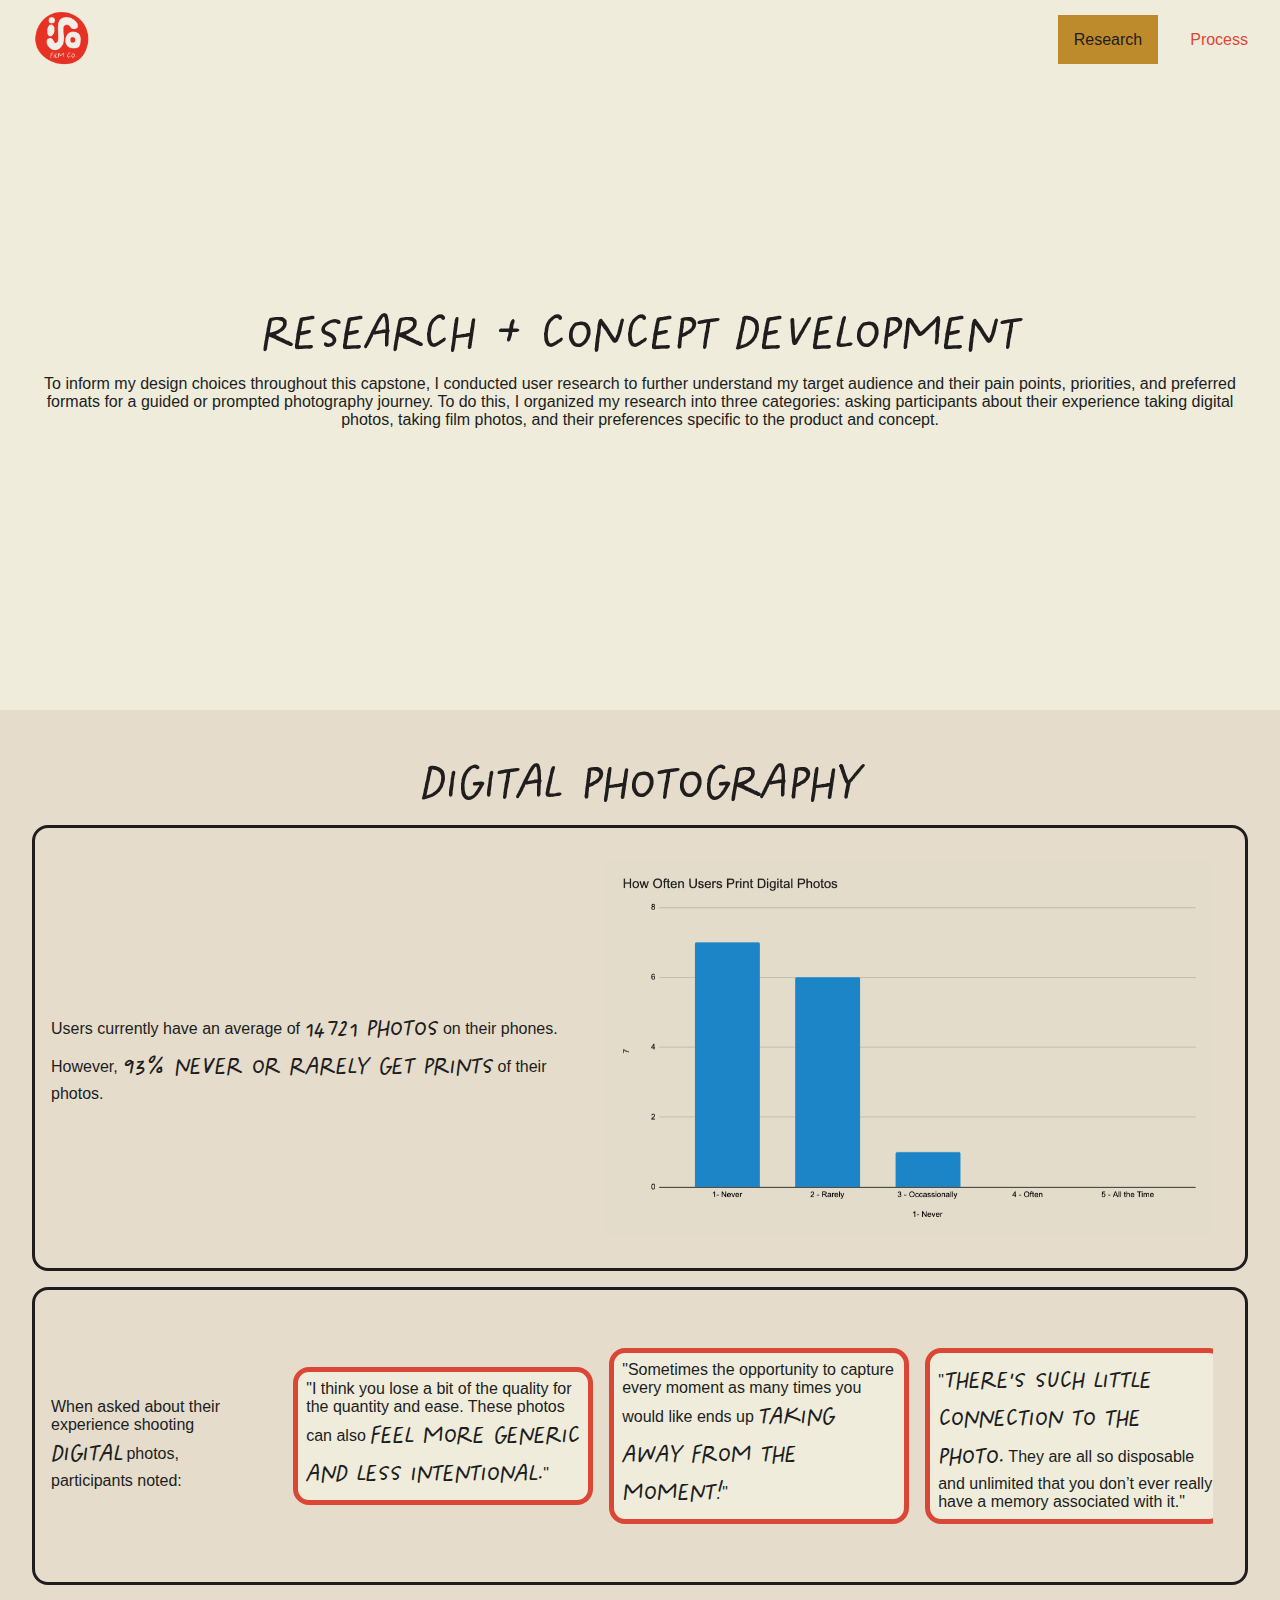
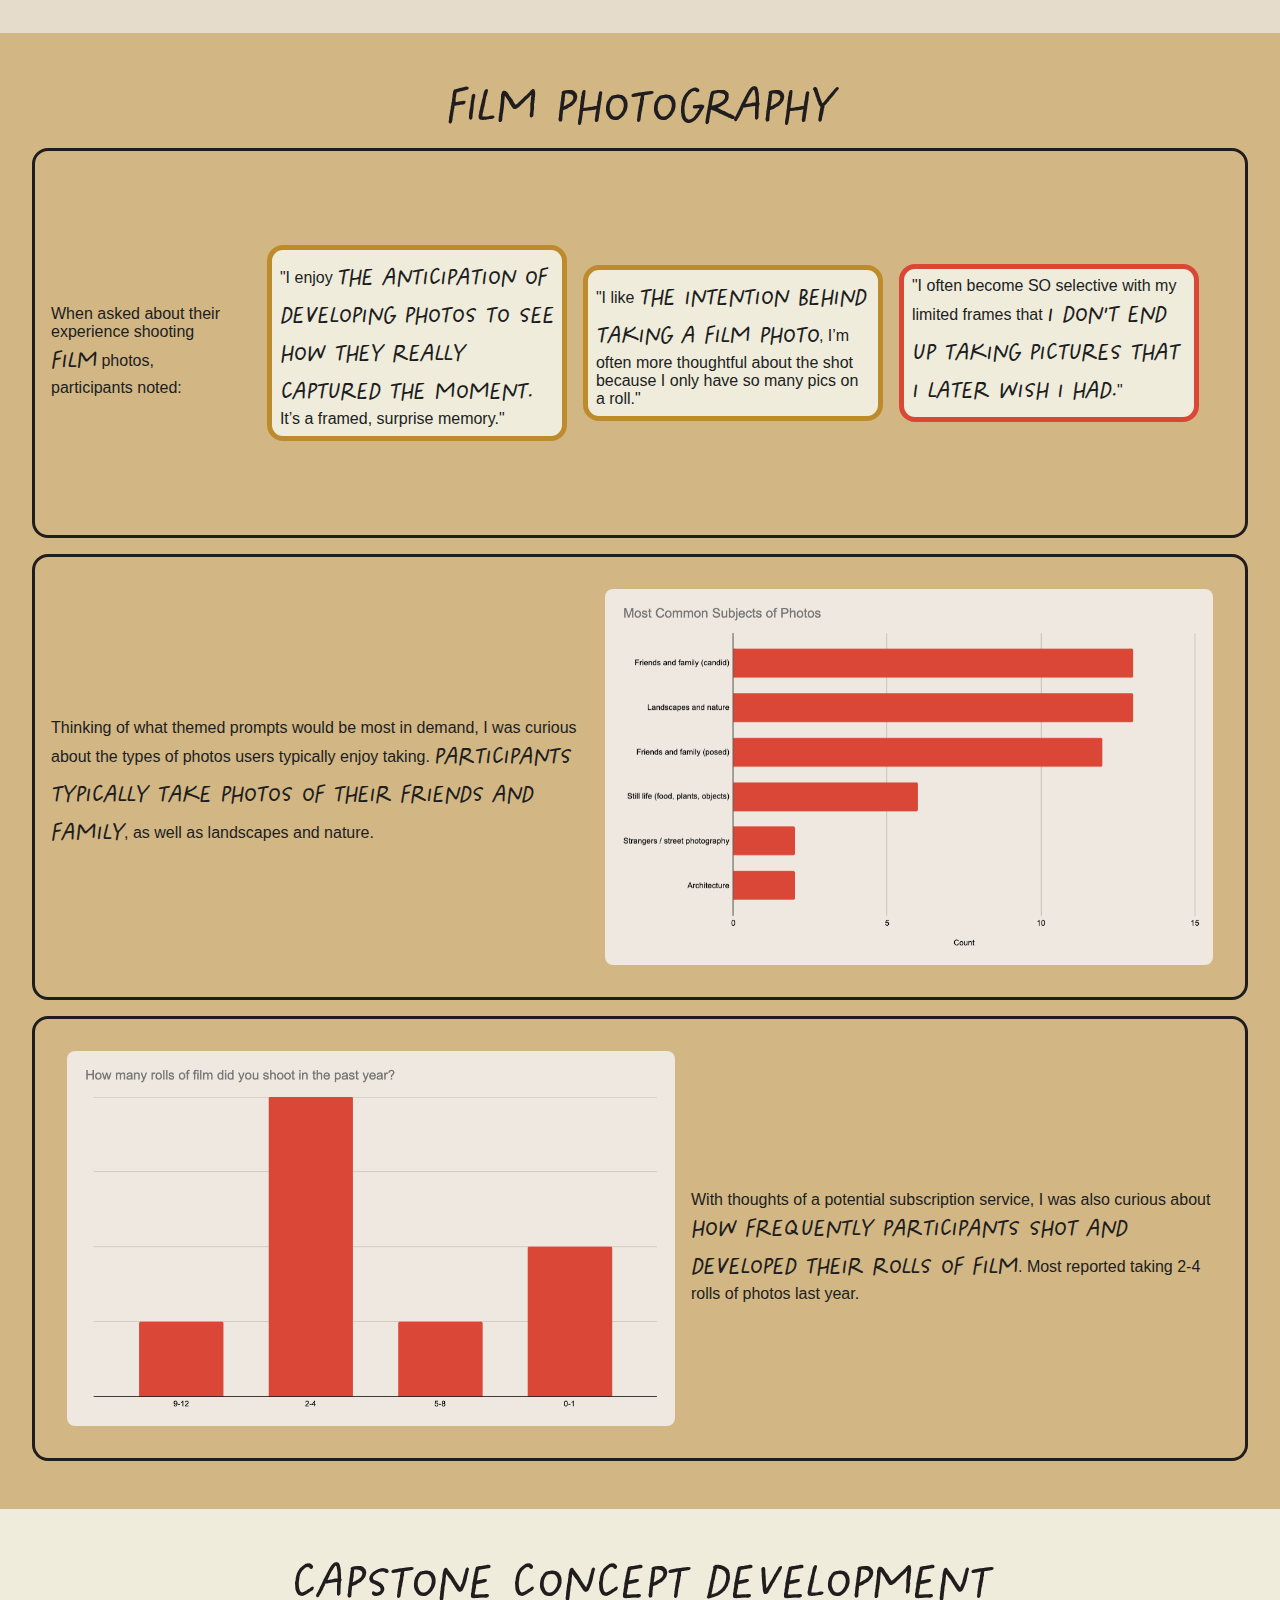
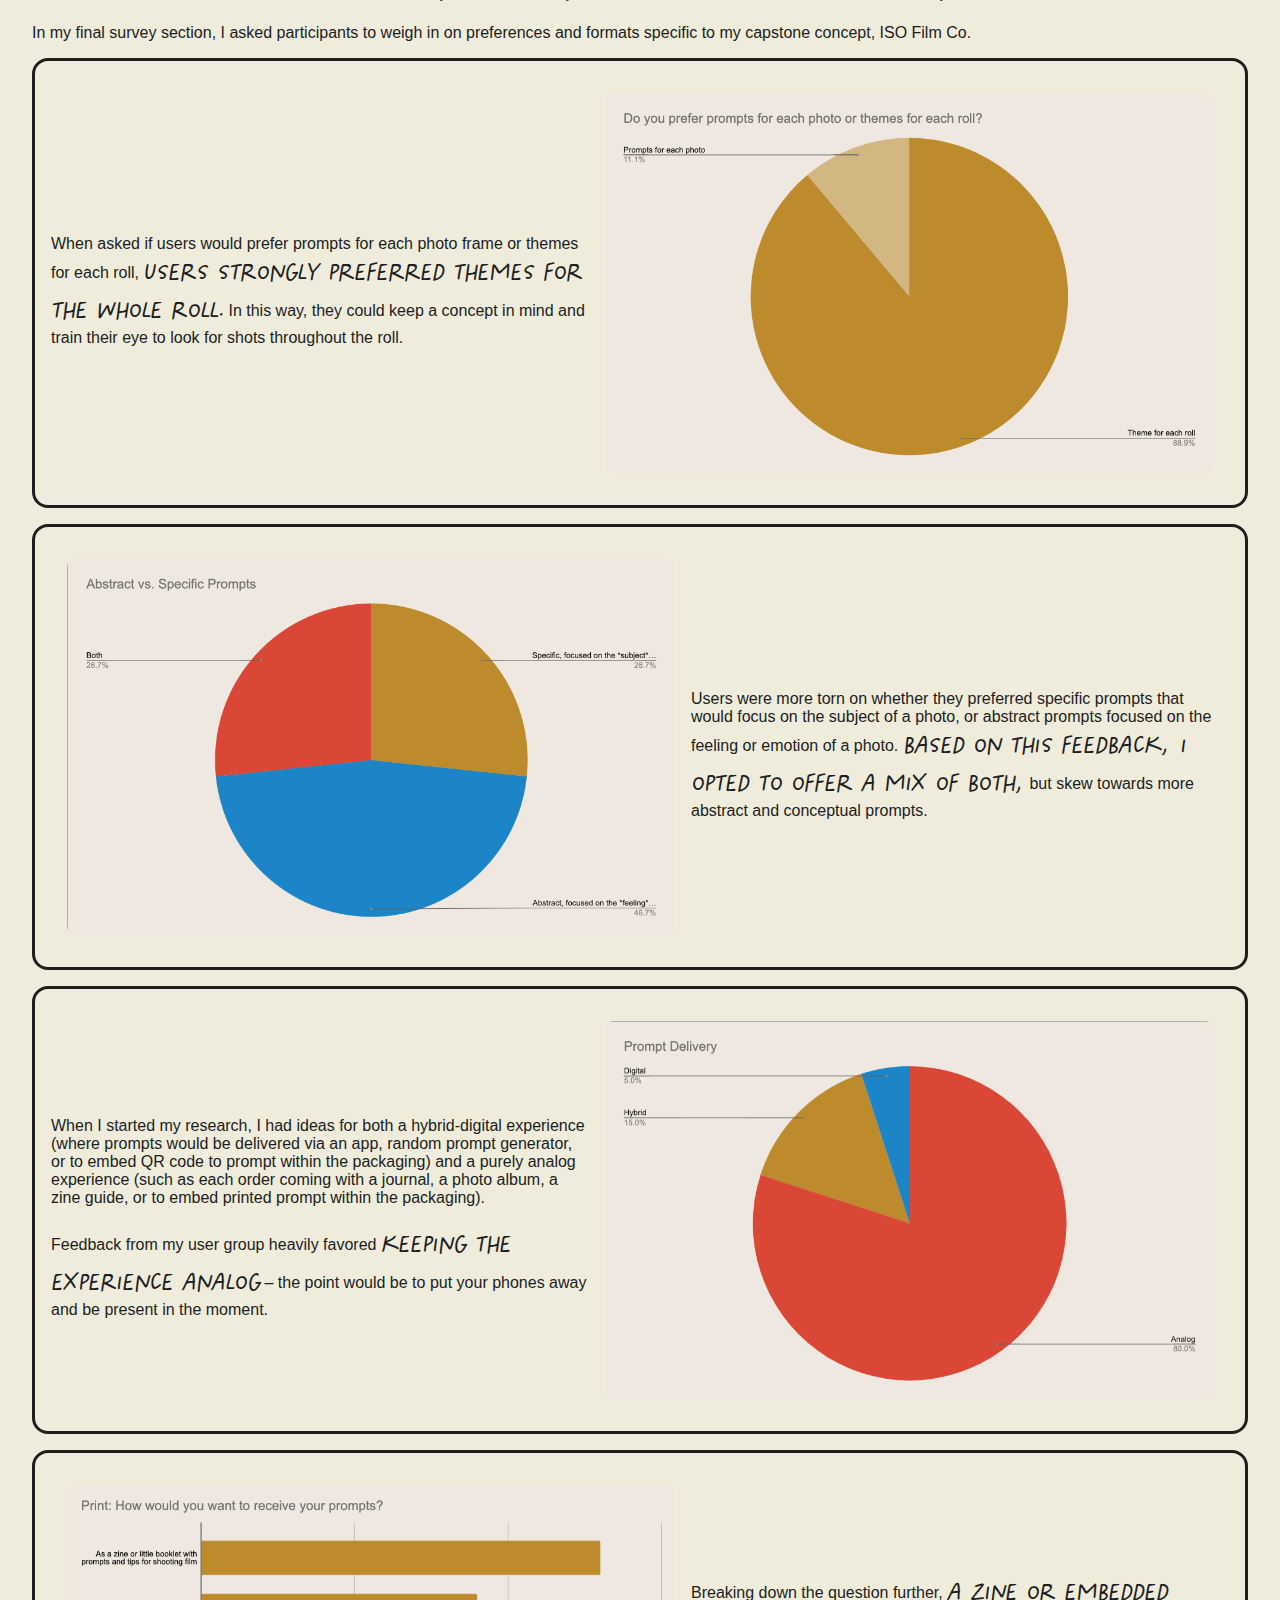
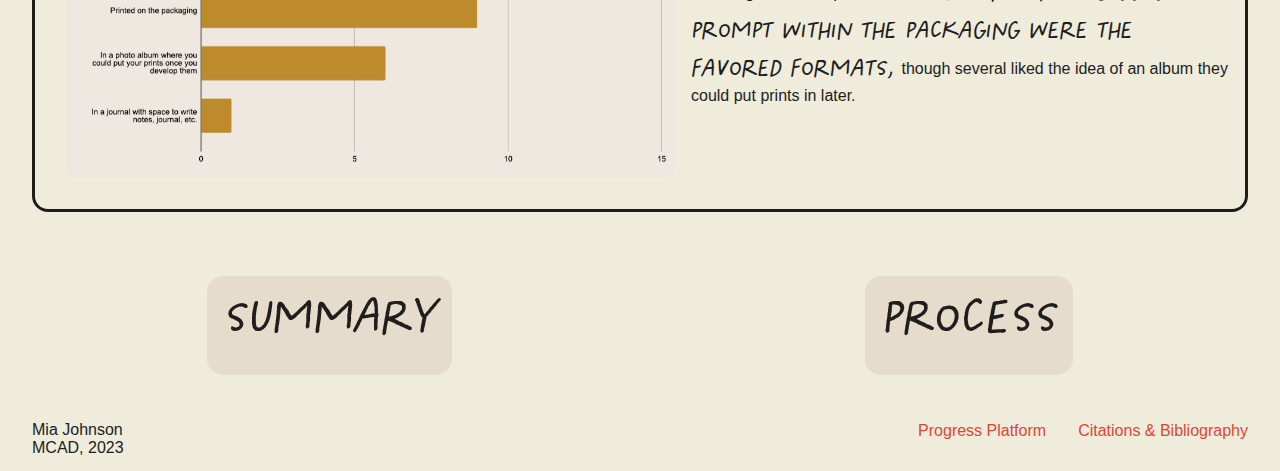
<file: research.html>
<!DOCTYPE html>
<html lang="en">
<head>
    <meta charset="UTF-8">
    <meta name="viewport" content="width=device-width, initial-scale=1.0">
    <link rel="stylesheet" href="main.css">
    <title>ISO Film Co. - Research </title>
</head>

<body>
<!--Nav & Header-->
    <div class="navbar">
        <div class="logo">
            <a href="index.html"><img src="img/logo.png" alt="logo" id="navlogo"></a>
        </div>
        <ul class="links">
            <li><a href="research.html" class="active">Research</a></li>
            <li><a href="process.html">Process</a></li>
        </ul>
    </div>

<div class="title">
   <h1>Research + Concept Development</h1>
   <p class="page-subhead">To inform my design choices throughout this capstone, I conducted user research to further understand my target audience and their pain points, priorities, and preferred formats for a guided or prompted photography journey. To do this, I organized my research into three categories: asking participants about their experience taking digital photos, taking film photos, and their preferences specific to the product and concept. 
    </p>
</div>

<section class="research--content--digital">
    <h1>Digital Photography</h1>

    <div class="graph-caption">
        <p>Users currently have an average of <em>14</em><em>721 photos</em> on their phones. However, <em>93% never or rarely get prints</em> of their photos.</p>
        <img src="img/graph-prints.png" alt="Never: 52%, Rarely: 41%, Occassionally: 7%" class="half-full">
</div>

<div class="graph-caption">
    <p>When asked about their experience shooting <em>digital</em> photos, participants noted:</p>

        <div class="quote-wrapper">
        <p class="quotegallery neg">"I think you lose a bit of the quality for the quantity and ease. These photos can also <em>feel more generic and less intentional.</em>"</p>
        
            <p class="quotegallery neg">"Sometimes the opportunity to capture every moment as many times you would like ends up <em>taking away from the moment!</em>"</p>
            
            <p class="quotegallery neg">"<em>There’s such little connection to the photo.</em> They are all so disposable and unlimited that you don’t ever really have a memory associated with it."</p>
        
            <p class="quotegallery pos">"I like the ease of something in my pocket, <em>intuitive focusing</em>, etc."</p>
            
            <p class="quotegallery neg">"I don't remember to look back at them. <em>The sheer number is overwhelming.</em> I have to sort through ten copies to find the best one."</p>
        
            <p class="quotegallery pos">"Can edit them straight then and there. <em>Don't feel pressure to make them perfect.</em> Rapid fire. Snap things that I think I may want or need later, but no consequence if I don't."</p>

            <p class="quotegallery neg">"<em>It becomes mindless and going through photos can feel like a chore</em> because of how cluttered my photo app is"</p>
                
            <p class="quotegallery neg">"<em>I feel less creative with them!</em> Because I always have my phone on me, I often forget to take meaningful pictures."</p>
        </div>
    </div>
</section>
<section class="research--content--film">
    
    <h1>Film Photography</h1>

    <div class="graph-caption">
    <p>When asked about their experience shooting <em>Film</em> photos, participants noted:</p>

    <div class="quote-wrapper">
        <p class="quotegallery pos">"I enjoy <em>the anticipation of developing photos to see how they really captured the moment.</em> It’s a framed, surprise memory."</p>
        
        <p class="quotegallery pos">"I like <em>the intention behind taking a film photo</em>, I’m often more thoughtful about the shot because I only have so many pics on a roll."</p>
        
        <p class="quotegallery neg">"I often become SO selective with my limited frames that <em>I don't end up taking pictures that I later wish I had.</em>"</p>

        <p class="quotegallery pos">"I love the look of film and in contrast to the convenience of my phone, <em>it forces me to slow down and really think about what I’m shooting.</em>"</p>
        
        <p class="quotegallery pos">"I enjoy <em>the delicacy of playing with light.</em> The surprise when film gets developed."</p>
            
        <p class="quotegallery pos">"...since I don't get the immediate feedback to know if a shot turned out "perfectly" (or, honestly, at all), <em>I tend to take a mental snapshot of the moment as well, just for myself.</em> That mentality has actually helped me be more present in the moment."</p>
        
        <p class="quotegallery neg">"I wish I felt more confident adjusting the exposure settings on my camera. <em>I love the idea of shooting film, but half the time my photos turn out poorly.</em>"</p>

        <p class="quotegallery pos">"It feels <em>more intentional than digital. It is more in the moment</em> and requires more thought about what goes into each photo."</p>
                
        <p class="quotegallery pos">"I also really love photo books. It’s very nostalgic to visiting my grandparents and going through baskets full of photo books that captured my family’s childhood. <em>I like having a Time Capsule for others to explore.</em>"</p>
    </div>
    </div>
<div class="graph-caption"> 
    <p>Thinking of what themed prompts would be most in demand, I was curious about the types of photos users typically enjoy taking. <em>Participants typically take photos of their friends and family</em>, as well as landscapes and nature. </p>
    <img src="img/graph-commonsubjects.png" alt="Most Common Photo Subjects" class="half-full">
</div>
<div class="graph-caption"> 
    <img src="img/graph-rolls.png" alt="How many rolls users shot last year" class="half-full reorder-img">
    <p class="reorder-text">With thoughts of a potential subscription service, I was also curious about <em>how frequently participants shot and developed their rolls of film</em>. Most reported taking 2-4 rolls of photos last year.</p>
</div>
    <!-- <p>Additionally, when thinking about products to offer in the shop, I wanted to know how many participants owned reloadable cameras vs. those who shot disposables.</p>
    <p>Percentage Own // Percentage Disposables </p> -->
</section>

<section class="research--content--iso">
    <h1>Capstone Concept Development</h1>

    <p>In my final survey section, I asked participants to weigh in on preferences and formats specific to my capstone concept, ISO Film Co.</p>
    
    <!-- <p>How would you feel about having prompts or themes guide you as you take photos?</p>
    <p>Scale from 1 (Strongly dislike, I don't want to feel told what to take photos of) to 5 (Strongly enjoy, I would love bringing more intentionality and inspiration as I take photos.)</p> -->
<div class="graph-caption"> 
    <p>When asked if users would prefer prompts for each photo frame or themes for each roll, <em>users strongly preferred themes for the whole roll.</em> In this way, they could keep a concept in mind and train their eye to look for shots throughout the roll.</p>
    <img src="img/graph-framevsroll.png" alt="Theme for roll 88.9%, Prompt per frame 11.1%." class="half-full">
</div> 
<div class="graph-caption">
    <img src="img/graph-abstractvsspecific.png" alt="Pie chart, Abstract 46.7%, Specific 26.7%, Both 26.7%" class="half-full reorder-img">
    <p class="reorder-text">Users were more torn on whether they preferred specific prompts that would focus on the subject of a photo, or abstract prompts focused on the feeling or emotion of a photo. <em>Based on this feedback, I opted to offer a mix of both,</em> but skew towards more abstract and conceptual prompts.</p>
</div>
<div class="graph-caption">
    <p>When I started my research, I had ideas for both a hybrid-digital experience (where prompts would be delivered via an app, random prompt generator, or to embed QR code to prompt within the packaging) and a purely analog experience (such as each order coming with a journal, a photo album, a zine guide, or to embed printed prompt within the packaging). <br> <br>Feedback from my user group heavily favored <em>keeping the experience analog</em> – the point would be to put your phones away and be present in the moment.</p>
    <img src="img/graph-digitalvsanalog.png" alt="Users strongly prefer to receive their prompts in an analog format over digital or hybrid" class="half-full">
</div>
<div class="graph-caption">
    <img src="img/graph-analog.png" alt="Breaking down the question further, of potential analog prompt formats, users preferred: 1. A zine or booklet, 2. Printed in Packaging, and 3. In a Photo Album" class="half-full reorder-img">
    <p class="reorder-text">Breaking down the question further, <em>a zine or embedded prompt within the packaging were the favored formats,</em> though several liked the idea of an album they could put prints in later.</p>
</div>
</section>

<section class="redirect">

    <div class="redirectimg-wrapper">
        <a href="index.html">
            <!-- <img class="redirectimg" src="img/ISO-packaging1.png" alt="city hall disco wedding"> -->
        <h2 style="text-align: center;">Summary</h2></a>
    </div>

    <div class="redirectimg-wrapper">
        <a href="process.html">
            <!-- <img class="redirectimg" src="img/island.jpg" alt="friends enjoying crawfish boil"> -->
        <h2 style="text-align: center;">Process</h2></a>
    </div>

</section>

<!--Footer-->
<section class="footer">
    <p>Mia Johnson<br>MCAD, 2023</p>
    <ul class="links">
        <li><a href="https://dribbble.com/ISO-designs">Progress Platform</a></li>
        <li><a href="https://docs.google.com/document/d/1F2gY3WNvWK4GS32vPMfy1SMIHwZSIP4xZspwOchL2rU/edit?usp=sharing">Citations & Bibliography</a></li>
    </ul>
</section>

</body>
</html>
</file>
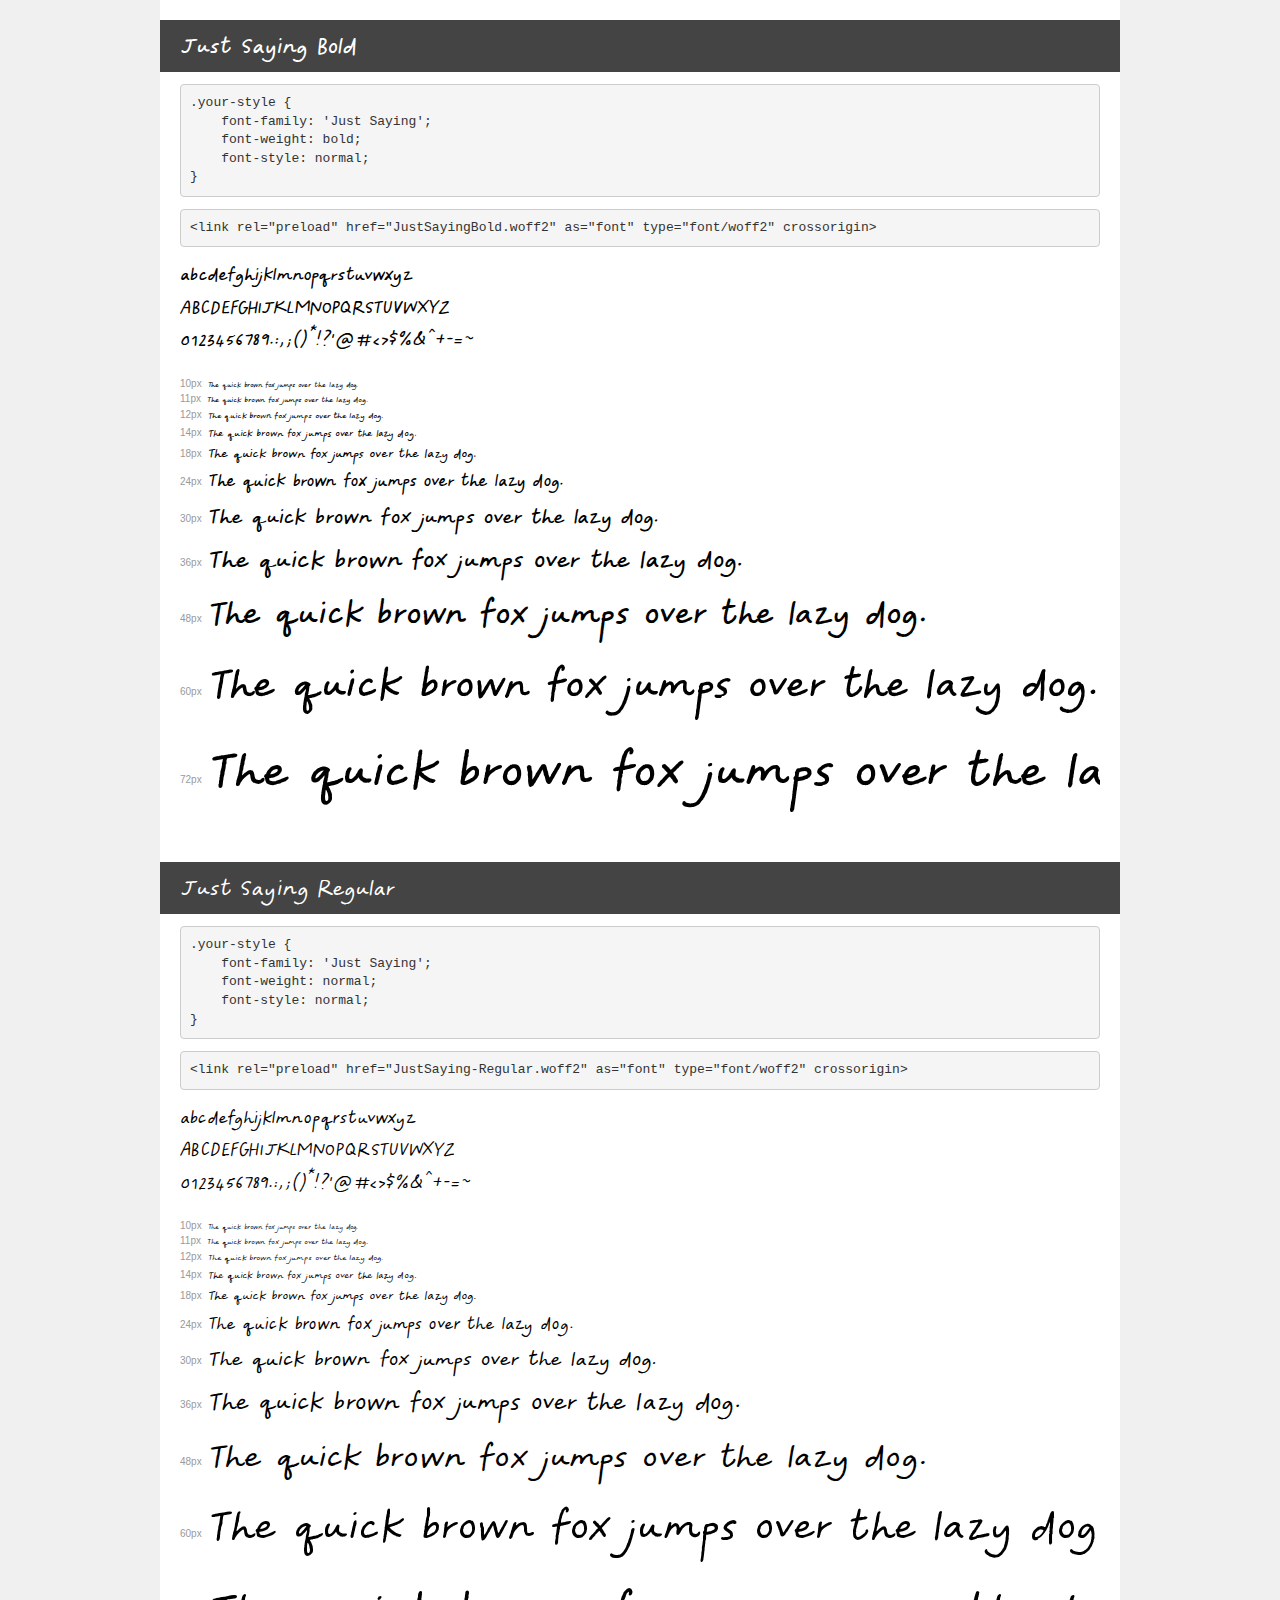
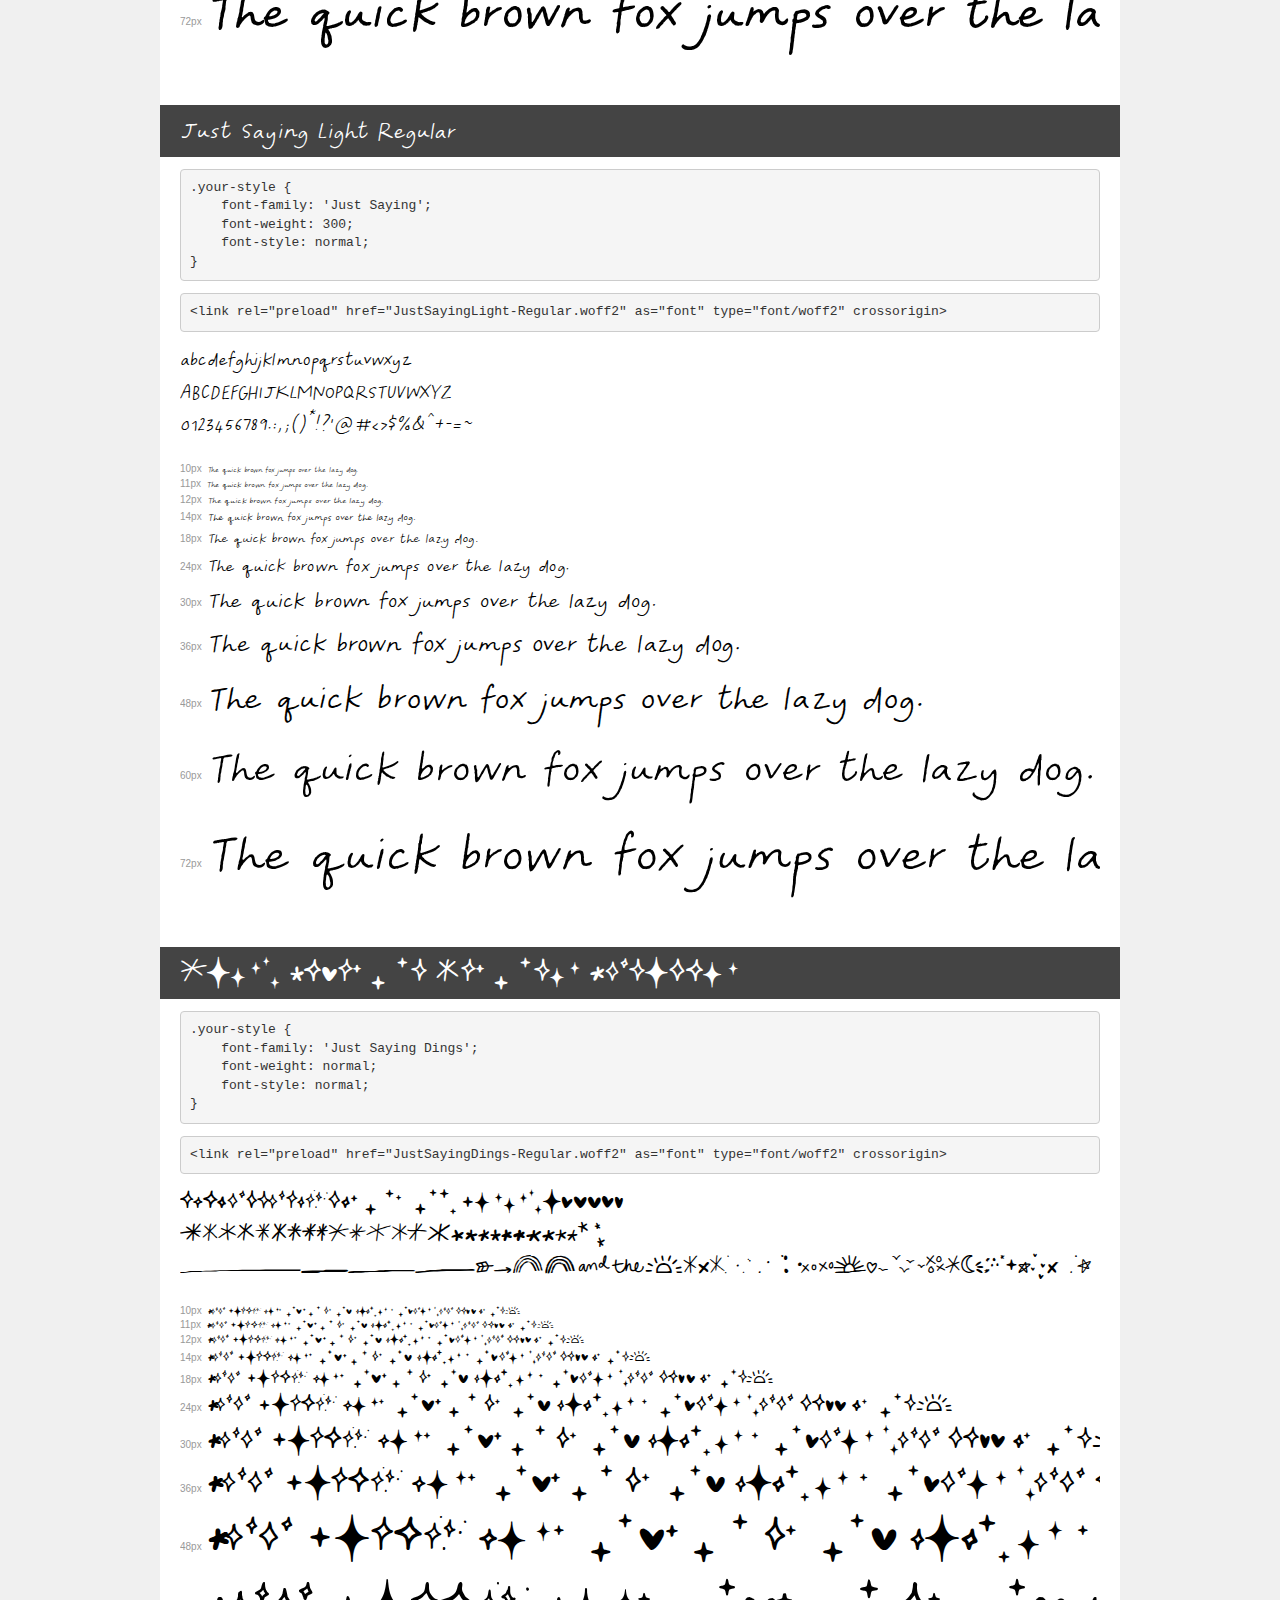
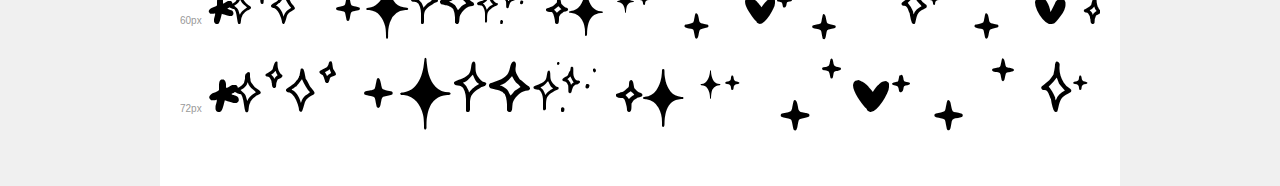
<file: fonts/demo.html>
<!DOCTYPE html>
<html lang="en">
<head>
    <meta charset="utf-8">
    <meta http-equiv="X-UA-Compatible" content="IE=edge">
    <meta name="viewport" content="width=device-width, initial-scale=1">
    <meta name="robots" content="noindex, noarchive">
    <meta name="format-detection" content="telephone=no">
    <title>Transfonter demo</title>
    <link href="stylesheet.css" rel="stylesheet">
    <style>
        /*
        http://meyerweb.com/eric/tools/css/reset/
        v2.0 | 20110126
        License: none (public domain)
        */
        html, body, div, span, applet, object, iframe,
        h1, h2, h3, h4, h5, h6, p, blockquote, pre,
        a, abbr, acronym, address, big, cite, code,
        del, dfn, em, img, ins, kbd, q, s, samp,
        small, strike, strong, sub, sup, tt, var,
        b, u, i, center,
        dl, dt, dd, ol, ul, li,
        fieldset, form, label, legend,
        table, caption, tbody, tfoot, thead, tr, th, td,
        article, aside, canvas, details, embed,
        figure, figcaption, footer, header, hgroup,
        menu, nav, output, ruby, section, summary,
        time, mark, audio, video {
            margin: 0;
            padding: 0;
            border: 0;
            font-size: 100%;
            font: inherit;
            vertical-align: baseline;
        }
        /* HTML5 display-role reset for older browsers */
        article, aside, details, figcaption, figure,
        footer, header, hgroup, menu, nav, section {
            display: block;
        }
        body {
            line-height: 1;
        }
        ol, ul {
            list-style: none;
        }
        blockquote, q {
            quotes: none;
        }
        blockquote:before, blockquote:after,
        q:before, q:after {
            content: '';
            content: none;
        }
        table {
            border-collapse: collapse;
            border-spacing: 0;
        }
        /* demo styles */
        body {
            background: #f0f0f0;
            color: #000;
        }
        .page {
            background: #fff;
            width: 920px;
            margin: 0 auto;
            padding: 20px 20px 0 20px;
            overflow: hidden;
        }
        .font-container {
            overflow-x: auto;
            overflow-y: hidden;
            margin-bottom: 40px;
            line-height: 1.3;
            white-space: nowrap;
            padding-bottom: 5px;
        }
        h1 {
            position: relative;
            background: #444;
            font-size: 32px;
            color: #fff;
            padding: 10px 20px;
            margin: 0 -20px 12px -20px;
        }
        .letters {
            font-size: 25px;
            margin-bottom: 20px;
        }
        .s10:before {
            content: '10px';
        }
        .s11:before {
            content: '11px';
        }
        .s12:before {
            content: '12px';
        }
        .s14:before {
            content: '14px';
        }
        .s18:before {
            content: '18px';
        }
        .s24:before {
            content: '24px';
        }
        .s30:before {
            content: '30px';
        }
        .s36:before {
            content: '36px';
        }
        .s48:before {
            content: '48px';
        }
        .s60:before {
            content: '60px';
        }
        .s72:before {
            content: '72px';
        }
        .s10:before, .s11:before, .s12:before, .s14:before,
        .s18:before, .s24:before, .s30:before, .s36:before,
        .s48:before, .s60:before, .s72:before {
            font-family: Arial, sans-serif;
            font-size: 10px;
            font-weight: normal;
            font-style: normal;
            color: #999;
            padding-right: 6px;
        }
        pre {
            display: block;
            padding: 9px;
            margin: 0 0 12px;
            font-family: Monaco, Menlo, Consolas, "Courier New", monospace;
            font-size: 13px;
            line-height: 1.428571429;
            color: #333;
            font-weight: normal;
            font-style: normal;
            background-color: #f5f5f5;
            border: 1px solid #ccc;
            overflow-x: auto;
            border-radius: 4px;
        }
        /* responsive */
        @media (max-width: 959px) {
            .page {
                width: auto;
                margin: 0;
            }
        }
    </style>
</head>
<body>
<div class="page">
    <div class="demo">
        <h1 style="font-family: 'Just Saying'; font-weight: bold; font-style: normal;">Just Saying Bold</h1>
        <pre title="Usage">.your-style {
    font-family: 'Just Saying';
    font-weight: bold;
    font-style: normal;
}</pre>
        <pre title="Preload (optional)">
&lt;link rel=&quot;preload&quot; href=&quot;JustSayingBold.woff2&quot; as=&quot;font&quot; type=&quot;font/woff2&quot; crossorigin&gt;</pre>
        <div class="font-container" style="font-family: 'Just Saying'; font-weight: bold; font-style: normal;">
            <p class="letters">
                abcdefghijklmnopqrstuvwxyz<br>
ABCDEFGHIJKLMNOPQRSTUVWXYZ<br>
                0123456789.:,;()*!?'@#&lt;&gt;$%&^+-=~
            </p>
            <p class="s10" style="font-size: 10px;">The quick brown fox jumps over the lazy dog.</p>
            <p class="s11" style="font-size: 11px;">The quick brown fox jumps over the lazy dog.</p>
            <p class="s12" style="font-size: 12px;">The quick brown fox jumps over the lazy dog.</p>
            <p class="s14" style="font-size: 14px;">The quick brown fox jumps over the lazy dog.</p>
            <p class="s18" style="font-size: 18px;">The quick brown fox jumps over the lazy dog.</p>
            <p class="s24" style="font-size: 24px;">The quick brown fox jumps over the lazy dog.</p>
            <p class="s30" style="font-size: 30px;">The quick brown fox jumps over the lazy dog.</p>
            <p class="s36" style="font-size: 36px;">The quick brown fox jumps over the lazy dog.</p>
            <p class="s48" style="font-size: 48px;">The quick brown fox jumps over the lazy dog.</p>
            <p class="s60" style="font-size: 60px;">The quick brown fox jumps over the lazy dog.</p>
            <p class="s72" style="font-size: 72px;">The quick brown fox jumps over the lazy dog.</p>
        </div>
    </div>

    <div class="demo">
        <h1 style="font-family: 'Just Saying'; font-weight: normal; font-style: normal;">Just Saying Regular</h1>
        <pre title="Usage">.your-style {
    font-family: 'Just Saying';
    font-weight: normal;
    font-style: normal;
}</pre>
        <pre title="Preload (optional)">
&lt;link rel=&quot;preload&quot; href=&quot;JustSaying-Regular.woff2&quot; as=&quot;font&quot; type=&quot;font/woff2&quot; crossorigin&gt;</pre>
        <div class="font-container" style="font-family: 'Just Saying'; font-weight: normal; font-style: normal;">
            <p class="letters">
                abcdefghijklmnopqrstuvwxyz<br>
ABCDEFGHIJKLMNOPQRSTUVWXYZ<br>
                0123456789.:,;()*!?'@#&lt;&gt;$%&^+-=~
            </p>
            <p class="s10" style="font-size: 10px;">The quick brown fox jumps over the lazy dog.</p>
            <p class="s11" style="font-size: 11px;">The quick brown fox jumps over the lazy dog.</p>
            <p class="s12" style="font-size: 12px;">The quick brown fox jumps over the lazy dog.</p>
            <p class="s14" style="font-size: 14px;">The quick brown fox jumps over the lazy dog.</p>
            <p class="s18" style="font-size: 18px;">The quick brown fox jumps over the lazy dog.</p>
            <p class="s24" style="font-size: 24px;">The quick brown fox jumps over the lazy dog.</p>
            <p class="s30" style="font-size: 30px;">The quick brown fox jumps over the lazy dog.</p>
            <p class="s36" style="font-size: 36px;">The quick brown fox jumps over the lazy dog.</p>
            <p class="s48" style="font-size: 48px;">The quick brown fox jumps over the lazy dog.</p>
            <p class="s60" style="font-size: 60px;">The quick brown fox jumps over the lazy dog.</p>
            <p class="s72" style="font-size: 72px;">The quick brown fox jumps over the lazy dog.</p>
        </div>
    </div>

    <div class="demo">
        <h1 style="font-family: 'Just Saying'; font-weight: 300; font-style: normal;">Just Saying Light Regular</h1>
        <pre title="Usage">.your-style {
    font-family: 'Just Saying';
    font-weight: 300;
    font-style: normal;
}</pre>
        <pre title="Preload (optional)">
&lt;link rel=&quot;preload&quot; href=&quot;JustSayingLight-Regular.woff2&quot; as=&quot;font&quot; type=&quot;font/woff2&quot; crossorigin&gt;</pre>
        <div class="font-container" style="font-family: 'Just Saying'; font-weight: 300; font-style: normal;">
            <p class="letters">
                abcdefghijklmnopqrstuvwxyz<br>
ABCDEFGHIJKLMNOPQRSTUVWXYZ<br>
                0123456789.:,;()*!?'@#&lt;&gt;$%&^+-=~
            </p>
            <p class="s10" style="font-size: 10px;">The quick brown fox jumps over the lazy dog.</p>
            <p class="s11" style="font-size: 11px;">The quick brown fox jumps over the lazy dog.</p>
            <p class="s12" style="font-size: 12px;">The quick brown fox jumps over the lazy dog.</p>
            <p class="s14" style="font-size: 14px;">The quick brown fox jumps over the lazy dog.</p>
            <p class="s18" style="font-size: 18px;">The quick brown fox jumps over the lazy dog.</p>
            <p class="s24" style="font-size: 24px;">The quick brown fox jumps over the lazy dog.</p>
            <p class="s30" style="font-size: 30px;">The quick brown fox jumps over the lazy dog.</p>
            <p class="s36" style="font-size: 36px;">The quick brown fox jumps over the lazy dog.</p>
            <p class="s48" style="font-size: 48px;">The quick brown fox jumps over the lazy dog.</p>
            <p class="s60" style="font-size: 60px;">The quick brown fox jumps over the lazy dog.</p>
            <p class="s72" style="font-size: 72px;">The quick brown fox jumps over the lazy dog.</p>
        </div>
    </div>

    <div class="demo">
        <h1 style="font-family: 'Just Saying Dings'; font-weight: normal; font-style: normal;">Just Saying Dings Regular</h1>
        <pre title="Usage">.your-style {
    font-family: 'Just Saying Dings';
    font-weight: normal;
    font-style: normal;
}</pre>
        <pre title="Preload (optional)">
&lt;link rel=&quot;preload&quot; href=&quot;JustSayingDings-Regular.woff2&quot; as=&quot;font&quot; type=&quot;font/woff2&quot; crossorigin&gt;</pre>
        <div class="font-container" style="font-family: 'Just Saying Dings'; font-weight: normal; font-style: normal;">
            <p class="letters">
                abcdefghijklmnopqrstuvwxyz<br>
ABCDEFGHIJKLMNOPQRSTUVWXYZ<br>
                0123456789.:,;()*!?'@#&lt;&gt;$%&^+-=~
            </p>
            <p class="s10" style="font-size: 10px;">The quick brown fox jumps over the lazy dog.</p>
            <p class="s11" style="font-size: 11px;">The quick brown fox jumps over the lazy dog.</p>
            <p class="s12" style="font-size: 12px;">The quick brown fox jumps over the lazy dog.</p>
            <p class="s14" style="font-size: 14px;">The quick brown fox jumps over the lazy dog.</p>
            <p class="s18" style="font-size: 18px;">The quick brown fox jumps over the lazy dog.</p>
            <p class="s24" style="font-size: 24px;">The quick brown fox jumps over the lazy dog.</p>
            <p class="s30" style="font-size: 30px;">The quick brown fox jumps over the lazy dog.</p>
            <p class="s36" style="font-size: 36px;">The quick brown fox jumps over the lazy dog.</p>
            <p class="s48" style="font-size: 48px;">The quick brown fox jumps over the lazy dog.</p>
            <p class="s60" style="font-size: 60px;">The quick brown fox jumps over the lazy dog.</p>
            <p class="s72" style="font-size: 72px;">The quick brown fox jumps over the lazy dog.</p>
        </div>
    </div>

</div>
</body>
</html>
</file>
<file: main.css>
* {
    box-sizing: border-box;
    margin: 0;
    padding: 0;
    font-family: 'Lucida Sans', 'Lucida Sans Regular', 'Lucida Grande', 'Lucida Sans Unicode', Geneva, Verdana, sans-serif;
}

:root {
    --blackroom: #201D1E;
    --darkroom: #A7A4A1;
    --redeye: #DB4737;
    --lt-redeye: #EED3C8;
    --flash: #BD8B2C;
    --lt-flash: #D2B784;
    --darksepia: #E5DCCB;
    --lt-sepia: #EFECDB;
    --blue: #1A86C8;
    --ltblue: #C6DAE1;
}

body {
    margin: 0;
    padding: 0;
    background: var(--lt-sepia);
    color: var(--blackroom);
  }

/* Typography */
    @font-face {
        font-family: 'JustSaying';
        src: url('fonts/JustSayingBold.eot');
        src: url('fonts/JustSayingBold.woff2') format('woff2'),
            url('fonts/JustSayingBold.woff') format('woff'),
            url('fonts/JustSayingBold.ttf') format('truetype'),
            url('fonts/JustSayingBold.svg#svgJustSaying') format('svg');
        font-weight: 600;
        font-style: normal;
        font-display: swap;
    }

    h1, h2, h3 {
        font-family: 'JustSaying', Helvetica;
        text-transform: uppercase;
        line-height: 0.8em;
    }

    h1{
        font-size: 4rem;
        margin-top: 1rem;
        text-align: center;
    }

    h2 {
        font-size: 4rem;
        margin-bottom: 1rem;
        color: var(--blackroom)
    }

    h3 {
      font-size: 2rem;
    }

    em {
      font-size: 2rem;
      font-style: normal;
      font-family: 'JustSaying', Helvetica;
      text-transform: uppercase;
    }

    li {
        list-style: none;
    }

    p {
      padding-top: 1rem;
    }

    a {
        text-decoration: none;
        color: var(--redeye);
        font-size: 1rem;
    }

    a:hover {
      color: var(--flash);
  }

  a.active {
      color: var(--blackroom);
      background-color: var(--flash);
      padding: 1rem;
  }


/* Header */
    #navlogo { 
        height: 60px;
        filter: none;
    }

    header {
    position: absolute;
    min-width: 100vw;
    margin: -1rem;
    }

    .navbar {
        position: relative;
        width: 100%;
        height: 80px;
        display: flex;
        align-items: center;
        justify-content: space-between;
        padding: 0 2rem;
        background-color: var(--lt-sepia);
        border-bottom: 20px;
    }

    .navbar .links {
        display: flex;
        gap:2rem 
    } */

/* hide scrollbar */
  ::-webkit-scrollbar {
    width: 1px;
    height: 1px;
  }
  
  ::-webkit-scrollbar-button {
    width: 1px;
    height: 1px;
  }

/* Gallery */
  .filmprints {
    margin: -2rem 0;
    overflow: hidden;
    height: 100vh;
    background-color: var(--lt-sepia);
  }
  
  .horizontal-scroll-wrapper {
    display: flex;
    flex-direction: column;
    align-items: center;
    width: 100vh;
    transform: rotate(-90deg) translate3d(0,-100vh,0);
    transform-origin: right top;
    overflow-x: hidden;
    padding: 0;
    height: 100vw;
    perspective: 1px;
    padding-bottom: 10rem;
    -webkit-overflow-scrolling: touch;
    &::-webkit-scrollbar {
      display: none;
    }
  }

  .img-wrapper {
    display: flex;
    align-items: center;
    justify-content: center;
    min-height: 40vh;
    transform-origin: 50% 50%;
    transition: 1s;
  }
  
  .img-wrapper:hover {
   min-height: 65vh;
  }
  
  .slower {
    transform: rotate(90deg) translateZ(-.2px) scale(1.1) translateX(0%) translateY(-10vh);
  }
  .slower1 {
    transform: rotate(90deg) translateZ(-.25px) scale(1.05) translateX(0%) translateY(8vh);
  }
  .slower-down {
    transform: rotate(90deg) translateZ(-.2px) scale(1.1) translateX(0%) translateY(16vh) ;
  }
  .slowest {
    transform: rotate(90deg) translateZ(-.2px) scale(1.1) translateX(0%) translateY(16vh) ;
  }
  .faster {
    transform: rotate(90deg) translateZ(.15px) scale(0.8) translateX(0%) translateY(14vh) ;
  }
  .faster2 {
    transform: rotate(90deg) translateZ(.05px) scale(0.8) translateX(0%) translateY(10vh) ;
  }
  .vertical {
     transform: rotate(90deg) translateZ(-.15px) scale(1.15) translateX(0%) translateY(0%) ;
  }
  
  .img-wrapper a {
    overflow: hidden;
    display: block;
    padding: 1vh ;
    background: #fff;
    box-shadow: 0 10px 10px #5f2f1182;
    border-radius: 1rem;
  }

  img.herogallery {
    max-width: 45vh;
    max-height: 50vh;
    transition: .5s;
    vertical-align: top;
    filter: saturate(75%) sepia(10%);
    border-radius: 1rem;
  }

  a:hover img {
    filter: none;
  }

/* Problem Statement */
.overview {
  display: flexbox;
  align-items: center;
  justify-content: center;
  margin: auto;
  background-color: var(--darksepia);
  padding: 5rem 2rem 2rem;
  overflow: hidden;
}

.overview--content {
  display: inline-flex;
  align-items: center;
  gap: 3%;
  padding-bottom: 1rem;
}


.overviewimg {
  width: 100%;
  max-width: 40vw;
  border-radius: 1rem;
  border: 5px solid var(--lt-flash);
  margin: 0.5rem;
}

#skewtop {
  rotate: 7deg;
}

#skewbottom {
  rotate: -7deg;
}

/* Deliverables */
.deliverables {
  background-color: var(--redeye);
}

.deliverables-gallery {
    display: grid;
    grid-template-columns: repeat(8, 1fr);
    /* grid-template-rows: repeat(8, 5vw); */
    grid-gap: 15px;
    padding: 2rem;
}

.deliverables-content {
    grid-column: 1 / 14;
    background-color: #fff;
    padding: 2rem;
    border-radius: 1rem;
}

.deliverables__img {
    width: 100%;
    height: 100%;
    object-fit: cover;
    filter: none;
    border-radius: 1rem;
}

.deliverables__item {
  position: relative;
}

.overlay {
  position: absolute;
  top: 0;
  left: 0;
  width: 100%;
  height: 100%;
  background-color: rgba(255, 255, 255, 0.6);
  display: flex;
  justify-content: center;
  align-items: center;
  border-radius: 1rem;
  opacity: 0;
  transition: opacity 0.3s ease;
}

.overlay-text {
  color: var(--blackroom);
  text-align: center;
  padding: 20px;
}

.deliverables__item:hover .overlay {
  opacity: 1;
}

.deliverables__item--1 {
    grid-column-start: 1;
    grid-column-end: 6;
}

.deliverables__item--2 {
    grid-column-start: 6;
    grid-column-end: 14;
}

.deliverables__item--3 {
    grid-column-start: 1;
    grid-column-end: 4;
}

.deliverables__item--4 {
    grid-column-start: 4;
    grid-column-end: 14;
}

.deliverables__item--5 {
    grid-column-start: 1;
    grid-column-end: 6;
}

.deliverables__item--6 {
    grid-column-start: 6;
    grid-column-end: 14;
}

/* Footer */

.footer {
  position: relative;
  width: 100%;
  height: 80px;
  display: flex;
  align-items: center;
  justify-content: space-between;
  padding: 0 2rem;
  background-color: var(--lt-sepia);
  border-bottom: 20px;
}

.footer .links {
  display: flex;
  gap:2rem 
} 


/* RESEARCH PAGE */

.title {
  height: 20vh; 
  margin: 20vh auto 30vh; 
  padding: 2rem;
}

p.page-subhead {
  text-align: center;
  padding-top: 1rem;
}

.research--content {
  background-color: var(--darksepia);
  padding: 5rem 2rem;
}

.research--content--digital {
  padding: 2rem;
  background-color: var(--darksepia);
  width: 100vw;
}

.research--content--film {
  background-color: var(--lt-flash);
  padding: 2rem;
}

.research--content--iso {
  padding: 2rem;
  background-color: var(--lt-sepia);
}

.quotegallery {
  flex: 0 0 auto;
  background-color: var(--lt-sepia);
  border-radius: 1rem;
  padding: 0.5rem;
  align-self: center;
  max-width: 300px;
}

.quote-wrapper {
  display:flex;
  flex-wrap: nowrap;
  overflow-x: auto;
  gap: 1rem;
  margin: 1rem;
  padding: 1rem;
  -webkit-overflow-scrolling: touch;
  /* &::-webkit-scrollbar {
    display: none;
  } */
}


.neg {
  border: 5px solid var(--redeye);
}

.pos {
  border: 5px solid var(--flash)
}


.graph-caption {
  display: flex;
  align-items: center;
  justify-content: center;
  border: 3px solid var(--blackroom);
  border-radius: 1rem;
  padding: 1rem;
  margin: 1rem 0;
}

/* PROCESS PAGE */

.process--content {
  width: 100%;
  margin: 1rem auto;
  padding: 1rem;
  overflow-x: hidden;
  background-color: #fff;
}

.process-description {
  display: block;
  align-self: center;
  padding: 1rem 3rem;
  text-align: center;
}

img.full {
  max-width: 97vw;
  padding: 1rem;
  border-radius: 3rem;
}

img.half {
  width: 48.5%;
  padding: 0.5rem;
  border-radius: 2rem;
}

.divide {
  display: flex;
  flex-wrap: wrap;
  align-items: center;
}

img.half-full{
  width: 50vw;
  padding: 1rem;
  border-radius: 1.5rem;
}
li.bullet {
  list-style-type: disc;
  margin: 1rem 6rem;
}

/* REDIRECT */

.redirect {
  display: flex;
  justify-content: space-evenly;
  align-items: center;
}

.redirectimg-wrapper {
  display: flex;
  align-items: center;
  justify-content: space-evenly;
  transform-origin: 50% 50%;
  transition: 1s;
  background-color: var(--darksepia);
  padding: 1rem;
  margin: 1rem auto;
  border-radius: 1rem;
}

.redirectimg-wrapper:hover {
  filter: saturate(100%) sepia (0%);
  background-color: var(--redeye);
}

img.redirectimg {
  max-width: 45vh;
  max-height: 50vh;
  transition: .5s;
  vertical-align: top;
  filter: saturate(50%) sepia(10%);
  border-radius: 1rem;
}


/* MEDIA RESPONSIVENESS */

@media screen and (max-width: 900px) {
  body {
    font-size: 16px; 
  }


  h1, h2, h3 {
    font-family: 'JustSaying', Helvetica;
    text-transform: uppercase;
    line-height: 0.8em;
}

h1{
    font-size: 3rem;
    margin: 1rem 0;
    text-align: center;
}

h2 {
    font-size: 3rem;
    margin-bottom: 1rem;
    color: var(--blackroom)
}

h3 {
  font-size: 2rem;
}

  header {
    position: relative; 
  }

  #hero {
    padding: 2rem;
  }


  .links li {
    padding: 1rem;
  }

  .links li:hover {
    background-color: var(--darksepia);
  }

  .filmprints {
    max-height: 100%;
    margin-top: -40%;
  }
  /* .horizontal-scroll-wrapper {
    flex-direction: row;
    max-width: 100%;
    transform: none;
    padding: 0;
    height: auto;
    overflow-x: scroll;
    -webkit-overflow-scrolling: touch;
  }

  .filmprints {
    max-height: 70vh;
  }
  .img-wrapper {
    transform: none;
    min-height: auto;
    margin-bottom: 2rem;
  }

  .img-wrapper:hover {
    min-height: auto;
  }

  .img-wrapper a {
    padding: 0.5rem;
    margin: 0.5rem;
  } */

  .overview {
    display: block;
    max-width: 100%;
    min-width: 100%;
  }

  .overview--content {
    padding-top: 1rem;
    flex-wrap: wrap;
    align-items: center;
    justify-content: center;
  }

  .overviewimg {
    max-width: 100vw;
  }

  #skewtop {
    rotate: 0deg;
  }

  #skewbottom {
    rotate: 0deg;
    order: 2;
  }

  .deliverables-gallery {
    /* grid-template-columns: 1fr 1fr 1fr;
    justify-content: center;
    align-items: center;
    max-width: 100%; */
    display: block;
  }

  .deliverables__item {
    grid-column: 1 span 2;
    margin: 2rem 0;
    min-width: 100%;
  }

  .footer {
    flex-direction: column;
    align-items: center;
    height: auto;
    padding: 2rem;
  }

  .footer .links {
    margin-top: 1rem;
  }

  .redirect {
    align-items: center;
    height: auto;
    padding: 2rem;
    display: flex;
    align-content: stretch;
    justify-content: space-evenly;
  }


  .redirectimg {
    display: none;
  }

  .redirectimg-wrapper:hover {
    background-color: var(--redeye);
  }

  .graph-caption {
    content: "";
    clear: both;
    /* display: table;
    max-width: fit-content; */
    display: flex;
    flex-wrap: wrap;
  }

  .reorder-text {
    order: 0;
  }

  .reorder-img {
    order: 1;
  }

  .quote-wrapper {
    content: "";
    clear: both;
    max-width: fit-content;
    max-height: 400px;
    display: flex;
    flex-wrap: wrap;
    justify-content: center;
    overflow: scroll;
    -webkit-overflow-scrolling: touch;
  }

  .quotegallery {
    max-width: 100%;
  }
  img.half-full {
    width: 100%;
    margin-bottom: 50px;
  }

  img.half {
    width: 100%;
    border-radius: 1rem;
  }
}
</file>
<file: fonts/stylesheet.css>
@font-face {
    font-family: 'Just Saying';
    src: url('JustSayingBold.eot');
    src: url('JustSayingBold.eot?#iefix') format('embedded-opentype'),
        url('JustSayingBold.woff2') format('woff2'),
        url('JustSayingBold.woff') format('woff'),
        url('JustSayingBold.ttf') format('truetype'),
        url('JustSayingBold.svg#JustSayingBold') format('svg');
    font-weight: bold;
    font-style: normal;
    font-display: swap;
}

@font-face {
    font-family: 'Just Saying';
    src: url('JustSaying-Regular.eot');
    src: url('JustSaying-Regular.eot?#iefix') format('embedded-opentype'),
        url('JustSaying-Regular.woff2') format('woff2'),
        url('JustSaying-Regular.woff') format('woff'),
        url('JustSaying-Regular.ttf') format('truetype'),
        url('JustSaying-Regular.svg#JustSaying-Regular') format('svg');
    font-weight: normal;
    font-style: normal;
    font-display: swap;
}

@font-face {
    font-family: 'Just Saying';
    src: url('JustSayingLight-Regular.eot');
    src: url('JustSayingLight-Regular.eot?#iefix') format('embedded-opentype'),
        url('JustSayingLight-Regular.woff2') format('woff2'),
        url('JustSayingLight-Regular.woff') format('woff'),
        url('JustSayingLight-Regular.ttf') format('truetype'),
        url('JustSayingLight-Regular.svg#JustSayingLight-Regular') format('svg');
    font-weight: 300;
    font-style: normal;
    font-display: swap;
}

@font-face {
    font-family: 'Just Saying Dings';
    src: url('JustSayingDings-Regular.eot');
    src: url('JustSayingDings-Regular.eot?#iefix') format('embedded-opentype'),
        url('JustSayingDings-Regular.woff2') format('woff2'),
        url('JustSayingDings-Regular.woff') format('woff'),
        url('JustSayingDings-Regular.ttf') format('truetype'),
        url('JustSayingDings-Regular.svg#JustSayingDings-Regular') format('svg');
    font-weight: normal;
    font-style: normal;
    font-display: swap;
}
</file>
